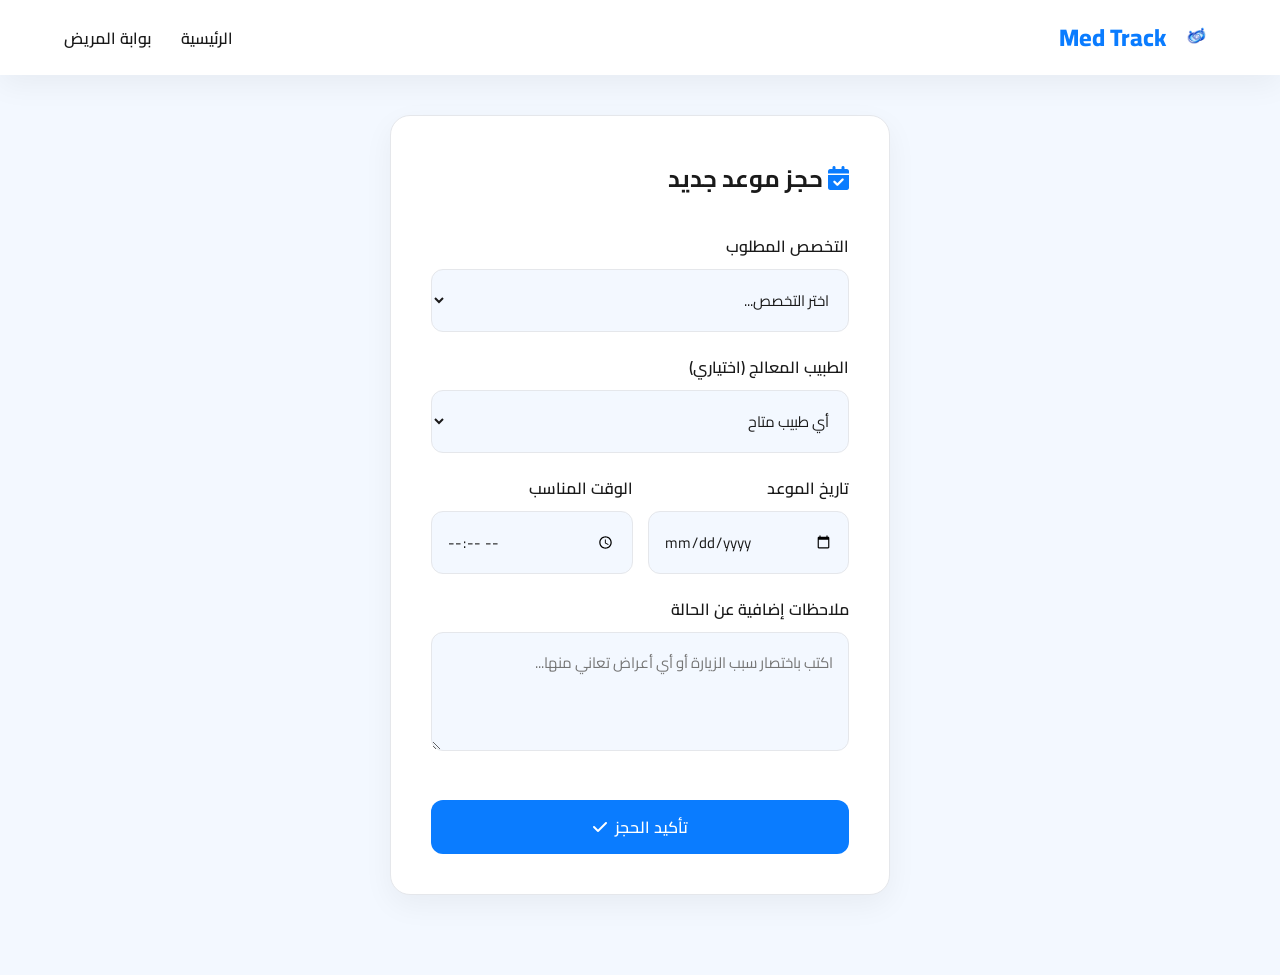
<file: appointments.html>
<!DOCTYPE html>
<html lang="ar">
<head>
    <meta charset="UTF-8">
    <meta name="viewport" content="width=device-width, initial-scale=1.0">
    <title>حجز موعد - Med Track</title>
    <link rel="stylesheet" href="style.css">
    <link rel="stylesheet" href="https://cdnjs.cloudflare.com/ajax/libs/font-awesome/6.5.1/css/all.min.css" />
</head>
<body>

    <nav>
        <div class="logo">
            <img src="logo.svg.png" alt="Med Track Logo" style="width: 40px; height: auto;">
            Med Track
        </div>
        <ul>
            <li><a href="index.html">الرئيسية</a></li>
            <li><a href="patients.html">بوابة المريض</a></li>
        </ul>
        
    </nav>

    <section class="section" style="padding-top: 40px;">
        <div class="form-box">
            <h2 class="title" style="margin-bottom: 30px;"><i class="fa-solid fa-calendar-check" style="color: var(--primary);"></i> حجز موعد جديد</h2>
            
            <form id="appointmentForm" onsubmit="return submitAppointment(event)">
                <div class="input-group">
                    <label>التخصص المطلوب</label>
                    <select name="specialty" required>
                        <option value="">اختر التخصص...</option>
                        <option value="القلب والأوعية الدموية">القلب والأوعية الدموية</option>
                        <option value="طب الأطفال">طب الأطفال</option>
                        <option value="الأسنان">الأسنان</option>
                        <option value="الباطنة">الباطنة</option>
                        <option value="العظام">العظام</option>
                    </select>
                </div>
                
                <div class="input-group">
                    <label>الطبيب المعالج (اختياري)</label>
                    <select name="doctor">
                        <option value="">أي طبيب متاح</option>
                        <option value="د. أحمد سمير">د. أحمد سمير</option>
                        <option value="د. منى شاكر">د. منى شاكر</option>
                        <option value="د. طارق سعيد">د. طارق سعيد</option>
                    </select>
                </div>

                <div style="display: flex; gap: 15px;">
                    <div class="input-group" style="flex: 1;">
                        <label>تاريخ الموعد</label>
                        <input type="date" name="appointment_date" required>
                    </div>
                    <div class="input-group" style="flex: 1;">
                        <label>الوقت المناسب</label>
                        <input type="time" name="appointment_time" required>
                    </div>
                </div>

                <div class="input-group">
                    <label>ملاحظات إضافية عن الحالة</label>
                    <textarea name="notes" rows="3" placeholder="اكتب باختصار سبب الزيارة أو أي أعراض تعاني منها..."></textarea>
                </div>
                
                <button type="submit" class="btn" style="width: 100%; margin-top: 20px;">تأكيد الحجز <i class="fa-solid fa-check"></i></button>
            </form>
        </div>
    </section>

    <script src="script.js"></script>
    <script>
        function submitAppointment(e) {
            e.preventDefault();
            // Backend will collect form data here
            alert('تم إرسال طلب الحجز بنجاح، سيتم تأكيد الموعد قريباً.');
            window.location.href = 'patients.html';
        }
    </script>
</body>
</html>
</file>
<file: style.css>
@import url('https://fonts.googleapis.com/css2?family=Cairo:wght@300;400;600;700;800&display=swap');

:root {
    --primary: #0a7cff;
    --primary-dark: #0057c7;
    --secondary: #e0efff;
    --bg-color: #f3f8ff;
    --card-bg: #ffffff;
    --text-main: #1a1a1a;
    --text-muted: #666666;
    --sidebar-bg: #ffffff;
    --border-color: #e5e7eb;
    --shadow: 0 10px 30px rgba(0, 0, 0, 0.05);
    --transition: 0.3s cubic-bezier(0.4, 0, 0.2, 1);
    --success: #10b981;
    --warning: #f59e0b;
    --danger: #ef4444;
}

* {
    margin: 0;
    padding: 0;
    box-sizing: border-box;
    font-family: 'Cairo', sans-serif;
}

html {
    scroll-behavior: smooth;
}

body {
    direction: rtl;
    background: var(--bg-color);
    color: var(--text-main);
    overflow-x: hidden;
    transition: background var(--transition), color var(--transition);
}

/* Scrollbar */
::-webkit-scrollbar {
    width: 8px;
}
::-webkit-scrollbar-track {
    background: var(--bg-color);
}
::-webkit-scrollbar-thumb {
    background: var(--primary);
    border-radius: 4px;
}

/* Typography */
h1, h2, h3, h4 { color: var(--text-main); }
a { text-decoration: none; color: inherit; }
p { color: var(--text-muted); }

/* Buttons */
.btn {
    padding: 12px 25px;
    border: none;
    border-radius: 12px;
    background: var(--primary);
    color: white;
    font-size: 16px;
    font-weight: 600;
    cursor: pointer;
    transition: var(--transition);
    display: inline-flex;
    align-items: center;
    justify-content: center;
    gap: 8px;
}

.btn:hover {
    transform: translateY(-2px);
    background: var(--primary-dark);
    box-shadow: 0 5px 15px rgba(10, 124, 255, 0.3);
}

.btn-outline {
    background: transparent;
    border: 2px solid var(--primary);
    color: var(--primary);
}
.btn-outline:hover {
    background: var(--primary);
    color: white;
}

/* Navbar */
nav {
    display: flex;
    justify-content: space-between;
    align-items: center;
    padding: 15px 5%;
    background: var(--card-bg);
    position: sticky;
    top: 0;
    z-index: 1000;
    box-shadow: var(--shadow);
    transition: var(--transition);
}

.logo {
    font-size: 24px;
    font-weight: 800;
    color: var(--primary);
    display: flex;
    align-items: center;
    gap: 10px;
}
.logo i { font-size: 28px; }

nav ul {
    display: flex;
    list-style: none;
    gap: 30px;
    align-items: center;
}

nav ul li a {
    color: var(--text-main);
    font-size: 16px;
    font-weight: 600;
    transition: var(--transition);
    position: relative;
}

nav ul li a::after {
    content: '';
    position: absolute;
    bottom: -5px;
    right: 0;
    width: 0;
    height: 3px;
    background: var(--primary);
    transition: var(--transition);
    border-radius: 2px;
}

nav ul li a:hover::after, nav ul li a.active::after { width: 100%; }
nav ul li a:hover { color: var(--primary); }

/* Hero Section */
.hero {
    height: 85vh;
    background: linear-gradient(135deg, rgba(10, 124, 255, 0.1) 0%, rgba(10, 124, 255, 0.05) 100%);
    display: flex;
    justify-content: space-between;
    align-items: center;
    padding: 0 5%;
    position: relative;
    overflow: hidden;
}

.hero-content {
    max-width: 600px;
    z-index: 2;
}

.hero h1 {
    font-size: 55px;
    line-height: 1.2;
    margin-bottom: 20px;
    font-weight: 800;
    background: linear-gradient(45deg, var(--primary), #8b5cf6);
    -webkit-background-clip: text;
    background-clip: text;
    -webkit-text-fill-color: transparent;
}

.hero p {
    font-size: 20px;
    margin-bottom: 30px;
    line-height: 1.7;
}

.hero-img {
    width: 50%;
    max-width: 600px;
    z-index: 2;
    animation: float 6s ease-in-out infinite;
}

@keyframes float {
    0% { transform: translateY(0px); }
    50% { transform: translateY(-20px); }
    100% { transform: translateY(0px); }
}

/* Sections */
.section { padding: 80px 5%; }
.section-title {
    text-align: center;
    font-size: 36px;
    font-weight: 800;
    color: var(--text-main);
    margin-bottom: 50px;
    position: relative;
}

/* Cards Grid */
.grid-container {
    display: grid;
    grid-template-columns: repeat(auto-fit, minmax(280px, 1fr));
    gap: 30px;
}

.card {
    background: var(--card-bg);
    padding: 40px 30px;
    border-radius: 20px;
    text-align: center;
    box-shadow: var(--shadow);
    transition: var(--transition);
    border: 1px solid var(--border-color);
}

.card:hover {
    transform: translateY(-10px);
    border-color: var(--primary);
}

.card .icon {
    width: 80px;
    height: 80px;
    background: linear-gradient(135deg, var(--secondary) 0%, rgba(10, 124, 255, 0.05) 100%);
    color: var(--primary);
    border-radius: 22px;
    display: flex;
    align-items: center;
    justify-content: center;
    font-size: 35px;
    margin: 0 auto 25px;
    transition: var(--transition);
    box-shadow: 0 10px 20px rgba(10, 124, 255, 0.1);
    position: relative;
    overflow: hidden;
}

.card .icon::before {
    content: '';
    position: absolute;
    width: 100%;
    height: 100%;
    background: linear-gradient(135deg, var(--primary), #8b5cf6);
    opacity: 0;
    transition: var(--transition);
    z-index: 0;
}

.card .icon i {
    position: relative;
    z-index: 1;
    transition: var(--transition);
}

.card:hover .icon::before {
    opacity: 1;
}

.card:hover .icon i {
    color: white;
    transform: scale(1.15) translateY(-2px);
}

.card h3 { font-size: 24px; margin-bottom: 15px; }
.card p { font-size: 16px; line-height: 1.6; }

/* Stats */
.stats-wrapper {
    display: grid;
    grid-template-columns: repeat(auto-fit, minmax(200px, 1fr));
    gap: 20px;
    background: var(--card-bg);
    padding: 50px;
    border-radius: 24px;
    box-shadow: var(--shadow);
    margin-top: -50px;
    position: relative;
    z-index: 10;
}

.stat-box { text-align: center; transition: var(--transition); border-radius: 16px; padding: 15px; }
.stat-box:hover { transform: translateY(-5px); background: rgba(10,124,255,0.02); }
.stat-box h2 {
    font-size: 48px;
    color: var(--primary);
    font-weight: 800;
    margin-bottom: 5px;
}
.stat-box p { font-size: 18px; font-weight: 600; color: var(--text-muted); }

/* Layout - Dashboard */
.dashboard {
    display: flex;
    min-height: 100vh;
}

/* Sidebar */
.sidebar {
    width: 280px;
    background: var(--sidebar-bg);
    box-shadow: var(--shadow);
    position: fixed;
    height: 100vh;
    top: 0;
    right: 0;
    padding: 30px 20px;
    display: flex;
    flex-direction: column;
    z-index: 100;
    border-left: 1px solid var(--border-color);
    overflow-y: auto;
}

.sidebar .logo { margin-bottom: 50px; justify-content: center; }

.sidebar ul { list-style: none; flex: 1; }
.sidebar ul li { margin-bottom: 10px; }

.sidebar ul li a {
    display: flex;
    align-items: center;
    gap: 15px;
    padding: 15px 20px;
    border-radius: 12px;
    color: var(--text-muted);
    font-weight: 600;
    font-size: 16px;
    transition: var(--transition);
    position: relative;
    overflow: hidden;
}

.sidebar ul li a::before {
    content: '';
    position: absolute;
    right: 0;
    top: 0;
    height: 100%;
    width: 4px;
    background: var(--primary);
    border-radius: 4px;
    transform: scaleY(0);
    transition: var(--transition);
}

.sidebar ul li a:hover::before, .sidebar ul li a.active::before {
    transform: scaleY(1);
}

.sidebar ul li a:hover, .sidebar ul li a.active {
    background: rgba(10, 124, 255, 0.1);
    color: var(--primary);
    transform: translateX(-5px);
}

.sidebar ul li a i { 
    font-size: 20px; 
    width: 25px; 
    text-align: center; 
    transition: var(--transition);
}

.sidebar ul li a:hover i, .sidebar ul li a.active i {
    transform: scale(1.15) rotate(-5deg);
}

.main-content {
    flex: 1;
    margin-right: 280px;
    padding: 30px 40px;
}

/* Dashboard Header */
.dash-header {
    display: flex;
    justify-content: space-between;
    align-items: center;
    margin-bottom: 40px;
    background: var(--card-bg);
    padding: 20px 30px;
    border-radius: 16px;
    box-shadow: var(--shadow);
}

.user-info {
    display: flex;
    align-items: center;
    gap: 15px;
}
.user-info img {
    width: 45px;
    height: 45px;
    border-radius: 50%;
    object-fit: cover;
}

/* Tables */
.table-container {
    background: var(--card-bg);
    border-radius: 16px;
    padding: 20px;
    box-shadow: var(--shadow);
    overflow-x: auto;
}

table {
    width: 100%;
    border-collapse: collapse;
}

th, td {
    padding: 15px;
    text-align: right;
    border-bottom: 1px solid var(--border-color);
}

th {
    color: var(--text-muted);
    font-weight: 600;
    font-size: 15px;
}

td { color: var(--text-main); font-size: 15px; font-weight: 600;}

.status {
    padding: 6px 12px;
    border-radius: 20px;
    font-size: 13px;
    font-weight: bold;
}
.status.active { background: rgba(16, 185, 129, 0.1); color: var(--success); }
.status.pending { background: rgba(245, 158, 11, 0.1); color: var(--warning); }

/* Forms */
.form-box {
    background: var(--card-bg);
    padding: 40px;
    border-radius: 20px;
    box-shadow: var(--shadow);
    max-width: 500px;
    margin: 0 auto;
    border: 1px solid var(--border-color);
}

.input-group { margin-bottom: 20px; }
.input-group label {
    display: block;
    margin-bottom: 8px;
    font-weight: 600;
    color: var(--text-main);
}
.input-group input, .input-group select, .input-group textarea {
    width: 100%;
    padding: 15px;
    border-radius: 12px;
    border: 1px solid var(--border-color);
    background: var(--bg-color);
    color: var(--text-main);
    font-size: 15px;
    transition: var(--transition);
}

.input-group input:focus, .input-group select:focus {
    border-color: var(--primary);
    outline: none;
    box-shadow: 0 0 0 4px rgba(10, 124, 255, 0.1);
}


.desktop-only { display: block; }
.mobile-only-link { display: none !important; }

/* Responsive */
.sidebar-overlay {
    position: fixed;
    top: 0;
    left: 0;
    width: 100%;
    height: 100%;
    background: rgba(0, 0, 0, 0.5);
    z-index: 90;
    opacity: 0;
    visibility: hidden;
    transition: all 0.3s ease;
    backdrop-filter: blur(3px);
}
.sidebar-overlay.active {
    opacity: 1;
    visibility: visible;
}

@media (max-width: 991px) {
    .desktop-only { display: none !important; }
    .mobile-only-link { display: flex !important; }
    .sidebar { transform: translateX(100%); transition: transform 0.3s ease; z-index: 100; }
    .sidebar.sidebar-active { transform: translateX(0); }
    .main-content { margin-right: 0; padding: 20px; width: 100%; overflow-x: hidden; }
    .hero { flex-direction: column; text-align: center; height: auto; padding: 100px 5% 50px; }
    .hero-img { width: 80%; margin-top: 50px; }
    nav ul { 
        display: none; 
        flex-direction: column;
        width: 100%;
        gap: 15px;
        margin-top: 15px;
    }
    nav ul.nav-active { display: flex; }
    .mobile-menu-btn { display: inline-flex !important; }
    
    /* Better Chat layout for tablets */
    .chat-container { flex-direction: column !important; height: auto !important; max-height: 85vh; }
    .contacts-list { width: 100% !important; border-left: none !important; border-bottom: 1px solid var(--border-color); height: 200px; overflow-y: auto; }
    .chat-area { height: 450px; }
    
    /* Make top filters and search stack nicely */
    .content-section > div[style*="display: flex"]:not(.grid-container) {
        flex-direction: column;
        align-items: stretch !important;
    }
    .content-section > div[style*="display: flex"]:not(.grid-container) .btn {
        width: 100%;
        margin-top: 5px;
    }
}

@media (max-width: 768px) {
    .hero h1 { font-size: 35px; }
    .hero p { font-size: 16px; }
    .hero-img { width: 100%; margin-top: 30px; }
    .section-title { font-size: 28px; margin-bottom: 30px; }
    .card { padding: 30px 20px; }
    
    .dash-header {
        flex-direction: column;
        gap: 15px;
        align-items: stretch;
        text-align: center;
    }
    .dash-header h2 { margin-bottom: 10px; font-size: 24px; }
    .user-info { 
        width: 100%; 
        justify-content: space-between; 
        background: var(--card-bg);
        padding: 10px 15px;
        border-radius: 12px;
        box-shadow: var(--shadow);
        flex-wrap: wrap;
    }
    
    .table-container { padding: 10px; overflow-x: auto; border-radius: 12px; width: 100%; -webkit-overflow-scrolling: touch; }
    th, td { padding: 10px; font-size: 13px; white-space: nowrap; }
    
    nav { padding: 15px 5%; flex-wrap: wrap; gap: 15px; }
    .logo { font-size: 20px; }
    .logo img { width: 50px !important; }
    
    .stats-wrapper {
        grid-template-columns: 1fr;
        padding: 30px;
        margin-top: -30px;
        gap: 20px;
    }
    .stat-box h2 { font-size: 36px; }
    .stat-box p { font-size: 15px; }

    /* Override inline flex rows in forms and content */
    .form-box > div[style*="display: flex"], 
    .med-item > div[style*="display: flex"] {
        flex-direction: column !important;
        align-items: stretch !important;
        gap: 15px !important;
    }
    
    .form-box > div[style*="display: flex"] .btn {
        width: 100%;
        justify-content: center;
    }

    /* Modal improvements for mobile */
    #patientDetailsModal > .form-box,
    #cvModal > .form-box,
    #qrScannerModal > .form-box,
    #patientQrModal > .form-box {
        width: 95% !important;
        padding: 20px !important;
        max-height: 90vh;
        overflow-y: auto;
    }
    
    .input-group input, .input-group select, .input-group textarea {
        font-size: 14px;
        padding: 12px;
    }
}

@media (max-width: 480px) {
    .hero { padding: 80px 5% 40px; }
    .hero h1 { font-size: 28px; }
    .btn { padding: 10px 15px; font-size: 13px; }
    .form-box { padding: 15px; }
    
    .grid-container {
        grid-template-columns: 1fr;
        gap: 15px;
    }

    .hero-content > div[style*="display: flex"] {
        flex-direction: column;
        gap: 10px;
        align-items: stretch;
    }
    .hero-content .btn { width: 100%; }
    
    .sidebar { width: 250px; }
}

.mobile-menu-btn { display: none; }
/* Emergency Floating Button */
.emergency-btn {
    position: fixed;
    bottom: 30px;
    left: 30px;
    background: #ef4444;
    color: white;
    width: 60px;
    height: 60px;
    border-radius: 50%;
    display: flex;
    align-items: center;
    justify-content: center;
    font-size: 24px;
    box-shadow: 0 4px 15px rgba(239, 68, 68, 0.4);
    z-index: 1000;
    transition: var(--transition);
    animation: pulse-red 2s infinite;
    text-decoration: none;
    overflow: hidden;
}

.emergency-btn:hover {
    width: 180px;
    border-radius: 30px;
    justify-content: flex-start;
    padding: 0 20px;
    background: #dc2626;
    color: white;
}

.emergency-text {
    display: none;
    white-space: nowrap;
    margin-right: 10px;
    font-size: 16px;
    font-weight: bold;
}

.emergency-btn:hover .emergency-text {
    display: inline-block;
}

@keyframes pulse-red {
    0% { box-shadow: 0 0 0 0 rgba(239, 68, 68, 0.7); }
    70% { box-shadow: 0 0 0 15px rgba(239, 68, 68, 0); }
    100% { box-shadow: 0 0 0 0 rgba(239, 68, 68, 0); }
}

@media (max-width: 768px) {
    .emergency-btn {
        bottom: 20px;
        left: 20px;
        width: 50px;
        height: 50px;
        font-size: 20px;
    }
    .emergency-btn:hover {
        width: 150px;
        font-size: 20px;
    }
    .emergency-text {
        font-size: 14px;
    }
}

/* --- Quick Login Dropdown & Gateways CSS --- */
.nav-login-wrapper {
    position: relative;
    display: inline-block;
}

.nav-login-dropdown {
    position: absolute;
    top: 100%;
    left: 0;
    min-width: 290px;
    background: var(--card-bg);
    border: 1px solid var(--border-color);
    border-radius: 16px;
    box-shadow: 0 15px 45px rgba(0, 0, 0, 0.08);
    padding: 12px;
    display: none;
    flex-direction: column;
    gap: 6px;
    margin-top: 10px;
    z-index: 1005;
    transform: translateY(10px);
    opacity: 0;
    transition: opacity 0.3s cubic-bezier(0.4, 0, 0.2, 1), transform 0.3s cubic-bezier(0.4, 0, 0.2, 1);
}

.nav-login-wrapper:hover .nav-login-dropdown,
.nav-login-wrapper:focus-within .nav-login-dropdown {
    display: flex;
    opacity: 1;
    transform: translateY(0);
}

.nav-login-dropdown::before {
    content: '';
    position: absolute;
    top: -6px;
    left: 24px;
    width: 12px;
    height: 12px;
    background: var(--card-bg);
    transform: rotate(45deg);
    border-top: 1px solid var(--border-color);
    border-left: 1px solid var(--border-color);
}

.nav-login-item {
    display: flex;
    align-items: center;
    gap: 12px;
    padding: 10px 14px;
    border-radius: 10px;
    color: var(--text-main);
    font-weight: 600;
    transition: var(--transition);
    text-align: right;
}

.nav-login-item:hover {
    background: var(--secondary);
    color: var(--primary);
    transform: translateX(-4px);
}

.nav-login-item i {
    font-size: 18px;
    width: 25px;
    text-align: center;
    color: var(--primary);
    transition: var(--transition);
}

.nav-login-item:hover i {
    transform: scale(1.15);
}

.nav-login-item .item-text {
    display: flex;
    flex-direction: column;
}

.nav-login-item .item-title {
    font-size: 15px;
    font-weight: 700;
}

.nav-login-item .item-desc {
    font-size: 11px;
    color: var(--text-muted);
    font-weight: normal;
    margin-top: 2px;
}

/* Gateways Section */
.gateways-section {
    padding: 80px 5%;
    background: linear-gradient(180deg, var(--bg-color) 0%, rgba(10, 124, 255, 0.03) 100%);
    position: relative;
}

.gateways-grid {
    display: grid;
    grid-template-columns: repeat(auto-fit, minmax(260px, 1fr));
    gap: 25px;
    margin-top: 40px;
}

.gateway-card {
    background: var(--card-bg);
    border: 1px solid var(--border-color);
    border-radius: 24px;
    padding: 35px 25px;
    text-align: center;
    transition: all 0.4s cubic-bezier(0.165, 0.84, 0.44, 1);
    position: relative;
    overflow: hidden;
    box-shadow: var(--shadow);
    display: flex;
    flex-direction: column;
    align-items: center;
    justify-content: space-between;
    height: 100%;
}

.gateway-card::before {
    content: '';
    position: absolute;
    top: 0;
    left: 0;
    width: 100%;
    height: 100%;
    background: linear-gradient(135deg, rgba(10, 124, 255, 0.04) 0%, rgba(139, 92, 246, 0.04) 100%);
    opacity: 0;
    transition: var(--transition);
    z-index: 0;
}

.gateway-card:hover::before {
    opacity: 1;
}

.gateway-card:hover {
    transform: translateY(-8px) scale(1.02);
    box-shadow: 0 20px 40px rgba(10, 124, 255, 0.12);
    border-color: rgba(10, 124, 255, 0.3);
}

.gateway-icon {
    width: 70px;
    height: 70px;
    border-radius: 20px;
    display: flex;
    align-items: center;
    justify-content: center;
    font-size: 30px;
    margin-bottom: 22px;
    z-index: 1;
    transition: var(--transition);
}

.gateway-card.patient-card .gateway-icon {
    background: rgba(16, 185, 129, 0.1);
    color: var(--success);
}

.gateway-card.doctor-card .gateway-icon {
    background: rgba(10, 124, 255, 0.1);
    color: var(--primary);
}

.gateway-card.lab-card .gateway-icon {
    background: rgba(245, 158, 11, 0.1);
    color: var(--warning);
}

.gateway-card.admin-card .gateway-icon {
    background: rgba(239, 68, 68, 0.1);
    color: var(--danger);
}

.gateway-card:hover .gateway-icon {
    transform: scale(1.1) rotate(5deg);
}

.gateway-card.patient-card:hover .gateway-icon {
    background: var(--success);
    color: white;
}
.gateway-card.doctor-card:hover .gateway-icon {
    background: var(--primary);
    color: white;
}
.gateway-card.lab-card:hover .gateway-icon {
    background: var(--warning);
    color: white;
}
.gateway-card.admin-card:hover .gateway-icon {
    background: var(--danger);
    color: white;
}

.gateway-card h3 {
    font-size: 22px;
    margin-bottom: 12px;
    font-weight: 700;
    z-index: 1;
    color: var(--text-main);
}

.gateway-card p {
    font-size: 15px;
    color: var(--text-muted);
    line-height: 1.6;
    margin-bottom: 25px;
    z-index: 1;
}

.gateway-card .btn {
    width: 100%;
    z-index: 1;
}

@media (max-width: 768px) {
    .nav-login-dropdown {
        left: 50%;
        transform: translateX(-50%) translateY(10px);
        min-width: 260px;
    }
    .nav-login-wrapper:hover .nav-login-dropdown {
        transform: translateX(-50%) translateY(0);
    }
    .nav-login-dropdown::before {
        left: calc(50% - 6px);
    }
    .gateways-grid {
        grid-template-columns: 1fr 1fr;
        gap: 15px;
    }
}

@media (max-width: 480px) {
    .gateways-grid {
        grid-template-columns: 1fr;
    }
    .gateway-card {
        padding: 25px 20px;
    }
}
</file>
